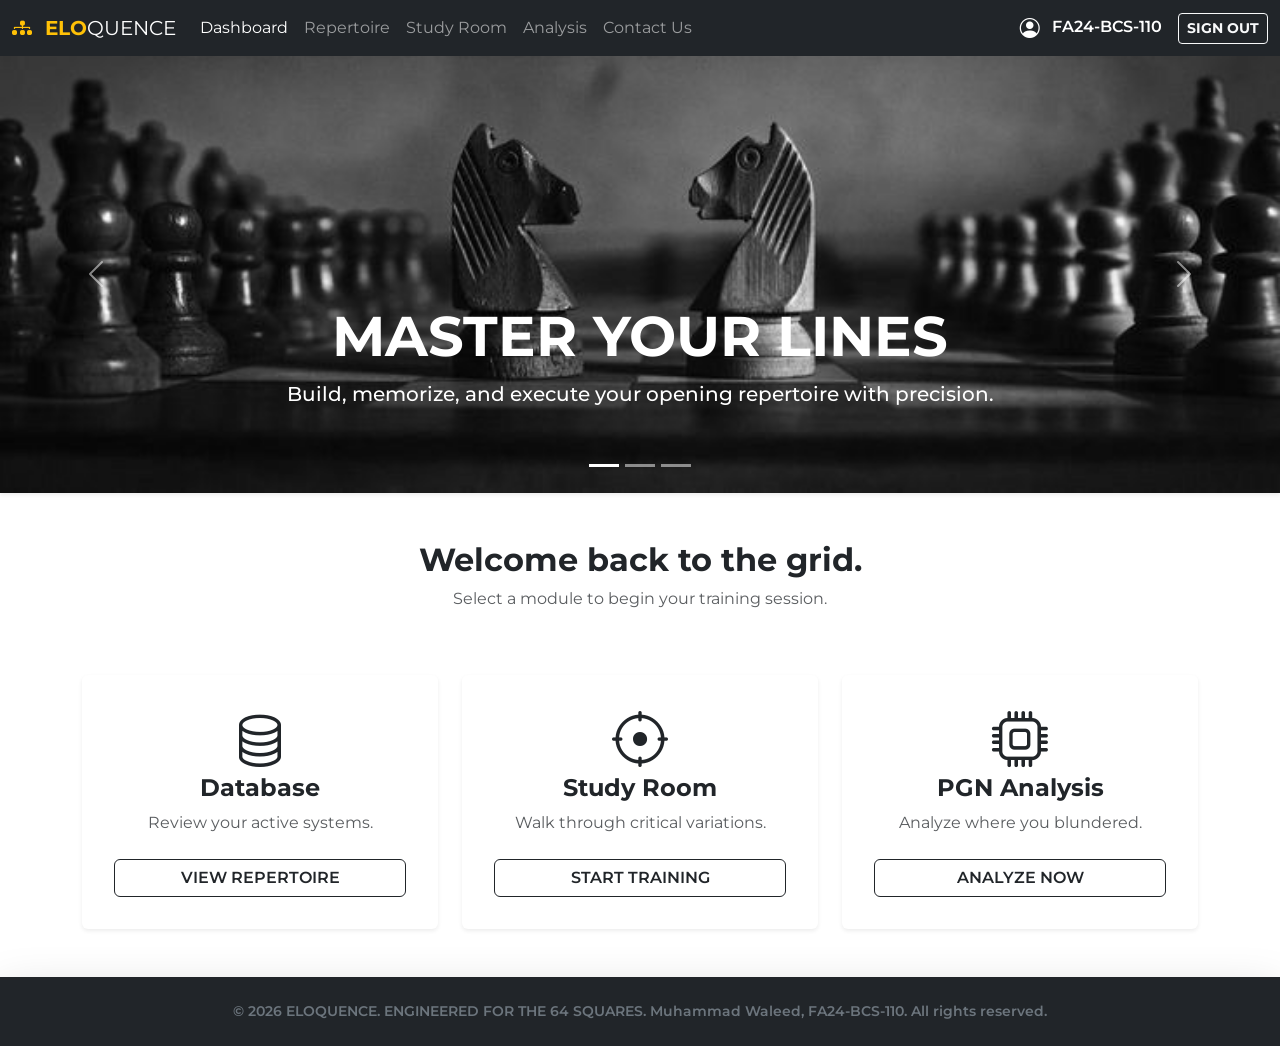
<file: index.html>
<!doctype html>
<html lang="en">
  <head>
    <meta charset="UTF-8" />
    <meta name="viewport" content="width=device-width, initial-scale=1.0" />
    <title>Eloquence | Master Your Repertoire</title>

    <link
      href="https://cdn.jsdelivr.net/npm/bootstrap@5.3.2/dist/css/bootstrap.min.css"
      rel="stylesheet"
    />

    <link
      rel="stylesheet"
      href="https://cdn.jsdelivr.net/npm/bootstrap-icons@1.11.1/font/bootstrap-icons.css"
    />

    <link rel="preconnect" href="https://fonts.googleapis.com" />
    <link rel="preconnect" href="https://fonts.gstatic.com" crossorigin />
    <link
      href="https://fonts.googleapis.com/css2?family=Montserrat:wght@300;400;600;700&display=swap"
      rel="stylesheet"
    />

    <link rel="stylesheet" href="style.css" />
  </head>

  <body class="d-flex flex-column">
    <nav class="navbar navbar-expand-lg navbar-dark bg-dark sticky-top">
      <div class="container-fluid">
        <a class="navbar-brand text-uppercase" href="index.html">
          <i class="bi bi-diagram-3-fill text-warning me-2"></i>
          <span class="text-warning fw-bold">ELO</span>QUENCE
        </a>
        <button
          class="navbar-toggler"
          type="button"
          data-bs-toggle="collapse"
          data-bs-target="#navbarSupportedContent"
          aria-controls="navbarSupportedContent"
          aria-expanded="false"
          aria-label="Toggle navigation"
        >
          <span class="navbar-toggler-icon"></span>
        </button>
        <div class="collapse navbar-collapse" id="navbarSupportedContent">
          <ul class="navbar-nav me-auto mb-2 mb-lg-0">
            <li class="nav-item">
              <a class="nav-link active" aria-current="page" href="index.html"
                >Dashboard</a
              >
            </li>
            <li class="nav-item">
              <a class="nav-link" href="repertoire.html">Repertoire</a>
            </li>
            <li class="nav-item">
              <a class="nav-link" href="study.html">Study Room</a>
            </li>
            <li class="nav-item">
              <a class="nav-link" href="analysis.html">Analysis</a>
            </li>
            <li class="nav-item">
              <a class="nav-link" href="contact.html">Contact Us</a>
            </li>
          </ul>
          <div class="d-flex align-items-center">
            <a
              href="profile.html"
              class="text-white text-decoration-none fw-semibold"
            >
              <i class="bi bi-person-circle fs-5 me-2 align-middle"></i>
              FA24-BCS-110
            </a>
            <a
              href="login.html"
              class="btn btn-outline-light btn-sm ms-3 text-uppercase fw-bold"
              >Sign Out</a
            >
          </div>
        </div>
      </div>
    </nav>
    <header
      id="Carousel"
      class="carousel carousel-light slide shadow-sm"
      data-bs-ride="carousel"
    >
      <div class="carousel-indicators">
        <button
          type="button"
          data-bs-target="#Carousel"
          data-bs-slide-to="0"
          class="active"
          aria-current="true"
          aria-label="Slide 1"
        ></button>
        <button
          type="button"
          data-bs-target="#Carousel"
          data-bs-slide-to="1"
          aria-label="Slide 2"
        ></button>
        <button
          type="button"
          data-bs-target="#Carousel"
          data-bs-slide-to="2"
          aria-label="Slide 3"
        ></button>
      </div>

      <div class="carousel-inner">
        <div class="carousel-item active" data-bs-interval="5000">
          <img
            src="images\monitor.jfif"
            class="d-block w-100"
            alt="White Chess Pieces"
          />
          <div class="carousel-caption d-none d-md-block pb-5">
            <h1 class="display-4 fw-bold text-uppercase">Master Your Lines</h1>
            <p class="lead fw-medium">
              Build, memorize, and execute your opening repertoire with
              precision.
            </p>
          </div>
        </div>

        <div class="carousel-item" data-bs-interval="5000">
          <img
            src="images\monitor.jfif"
            class="d-block w-100"
            alt="Analysis Board"
          />
          <div class="carousel-caption d-none d-md-block pb-5">
            <h1 class="display-4 fw-bold text-uppercase">
              Engine Level Analysis
            </h1>
            <p class="lead fw-medium">
              Find the critical deviations in your over-the-board and online
              games.
            </p>
          </div>
        </div>

        <div class="carousel-item" data-bs-interval="5000">
          <img
            src="images\monitor.jfif"
            class="d-block w-100"
            alt="Tournament Hall"
          />
          <div class="carousel-caption d-none d-md-block pb-5">
            <h1 class="display-4 fw-bold text-uppercase">
              Track Your Progress
            </h1>
            <p class="lead fw-medium">
              Monitor your win rates and push toward your rating goals.
            </p>
          </div>
        </div>
      </div>

      <button
        class="carousel-control-prev"
        type="button"
        data-bs-target="#Carousel"
        data-bs-slide="prev"
      >
        <span class="carousel-control-prev-icon" aria-hidden="true"></span>
        <span class="visually-hidden">Previous</span>
      </button>
      <button
        class="carousel-control-next"
        type="button"
        data-bs-target="#Carousel"
        data-bs-slide="next"
      >
        <span class="carousel-control-next-icon" aria-hidden="true"></span>
        <span class="visually-hidden">Next</span>
      </button>
    </header>
    <main class="container my-5">
      <div class="row mb-5 text-center">
        <div class="col">
          <h2 class="fw-bold">Welcome back to the grid.</h2>
          <p class="text-muted">
            Select a module to begin your training session.
          </p>
        </div>
      </div>

      <div class="row g-4">
        <div class="col-md-4">
          <div class="card h-100 border-0 shadow-sm text-center p-3">
            <div class="card-body">
              <i class="bi bi-database display-4 text-dark mb-3"></i>
              <h4 class="card-title fw-bold">Database</h4>
              <p class="card-text text-muted mb-4">
                Review your active systems.
              </p>
              <a
                href="repertoire.html"
                class="btn btn-outline-dark w-100 text-uppercase fw-semibold"
                >View Repertoire</a
              >
            </div>
          </div>
        </div>

        <div class="col-md-4">
          <div class="card h-100 border-0 shadow-sm text-center p-3">
            <div class="card-body">
              <i class="bi bi-crosshair display-4 text-dark mb-3"></i>
              <h4 class="card-title fw-bold">Study Room</h4>
              <p class="card-text text-muted mb-4">
                Walk through critical variations.
              </p>
              <a
                href="study.html"
                class="btn btn-outline-dark w-100 text-uppercase fw-semibold"
                >Start Training</a
              >
            </div>
          </div>
        </div>

        <div class="col-md-4">
          <div class="card h-100 border-0 shadow-sm text-center p-3">
            <div class="card-body">
              <i class="bi bi-cpu display-4 text-dark mb-3"></i>
              <h4 class="card-title fw-bold">PGN Analysis</h4>
              <p class="card-text text-muted mb-4">
                Analyze where you blundered.
              </p>
              <a
                href="analysis.html"
                class="btn btn-outline-dark w-100 text-uppercase fw-semibold"
                >Analyze Now</a
              >
            </div>
          </div>
        </div>
      </div>
    </main>

    <footer class="bg-dark text-secondary text-center py-4 mt-auto shadow-lg">
      <div class="container">
        <p class="mb-0 small fw-semibold">
          &copy; 2026 ELOQUENCE. ENGINEERED FOR THE 64 SQUARES. Muhammad Waleed,
          FA24-BCS-110. All rights reserved.
        </p>
      </div>
    </footer>
    <script src="https://cdn.jsdelivr.net/npm/bootstrap@5.3.2/dist/js/bootstrap.bundle.min.js"></script>
  </body>
</html>
</file>
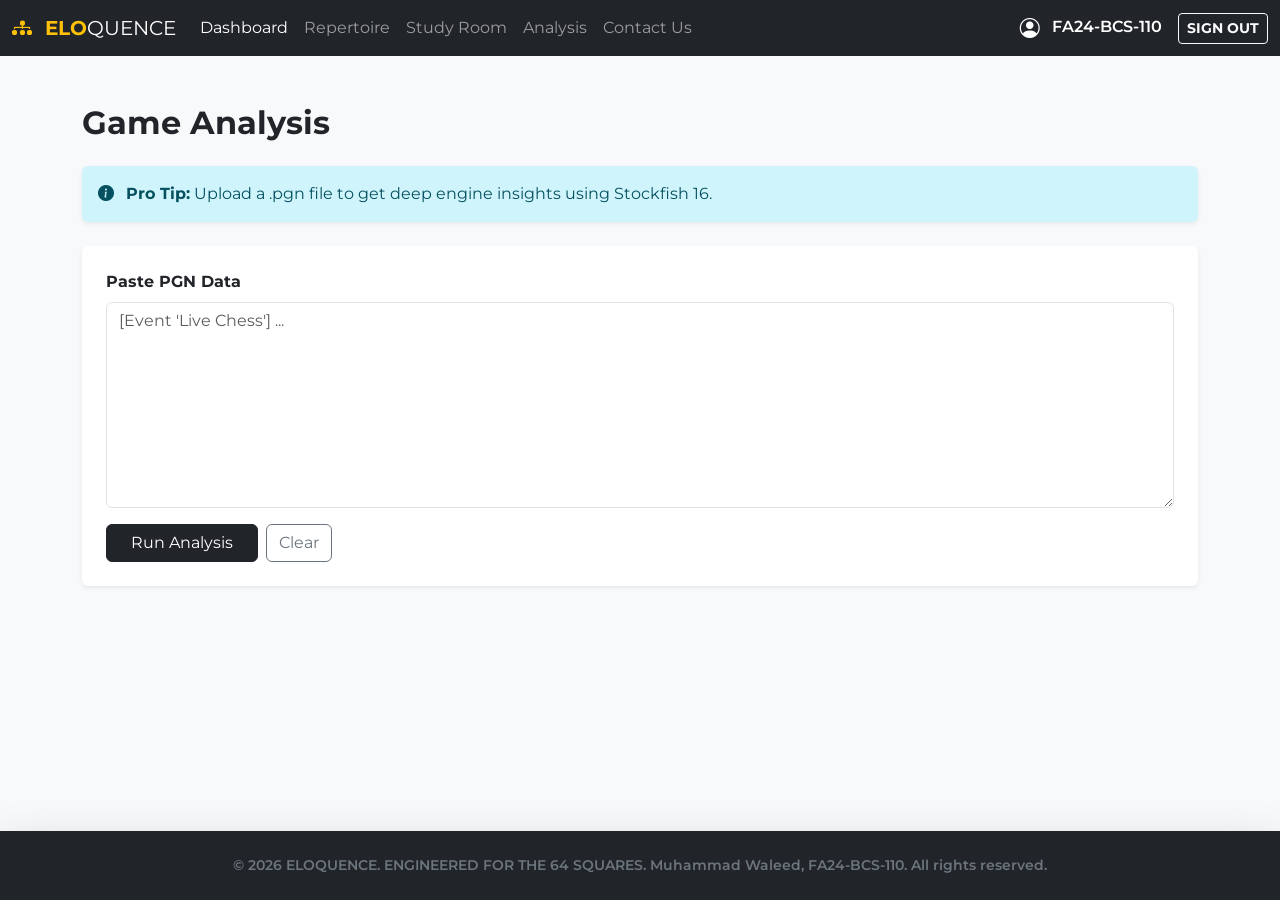
<file: analysis.html>
<!doctype html>
<html lang="en">
  <head>
    <meta charset="UTF-8" />
    <meta name="viewport" content="width=device-width, initial-scale=1.0" />
    <title>Analysis | Eloquence</title>
    <link
      href="https://cdn.jsdelivr.net/npm/bootstrap@5.3.2/dist/css/bootstrap.min.css"
      rel="stylesheet"
    />
    <link
      rel="stylesheet"
      href="https://cdn.jsdelivr.net/npm/bootstrap-icons@1.11.1/font/bootstrap-icons.css"
    />
    <link
      href="https://fonts.googleapis.com/css2?family=Montserrat:wght@300;400;600;700&display=swap"
      rel="stylesheet"
    />
    <link rel="stylesheet" href="style.css" />
  </head>
  <body class="bg-light d-flex flex-column">
    <nav class="navbar navbar-expand-lg navbar-dark bg-dark sticky-top">
      <div class="container-fluid">
        <a class="navbar-brand text-uppercase" href="index.html">
          <i class="bi bi-diagram-3-fill text-warning me-2"></i>
          <span class="text-warning fw-bold">ELO</span>QUENCE
        </a>
        <button
          class="navbar-toggler"
          type="button"
          data-bs-toggle="collapse"
          data-bs-target="#navbarSupportedContent"
          aria-controls="navbarSupportedContent"
          aria-expanded="false"
          aria-label="Toggle navigation"
        >
          <span class="navbar-toggler-icon"></span>
        </button>
        <div class="collapse navbar-collapse" id="navbarSupportedContent">
          <ul class="navbar-nav me-auto mb-2 mb-lg-0">
            <li class="nav-item">
              <a class="nav-link active" aria-current="page" href="index.html"
                >Dashboard</a
              >
            </li>
            <li class="nav-item">
              <a class="nav-link" href="repertoire.html">Repertoire</a>
            </li>
            <li class="nav-item">
              <a class="nav-link" href="study.html">Study Room</a>
            </li>
            <li class="nav-item">
              <a class="nav-link" href="analysis.html">Analysis</a>
            </li>
            <li class="nav-item">
              <a class="nav-link" href="contact.html">Contact Us</a>
            </li>
          </ul>
          <div class="d-flex align-items-center">
            <a
              href="profile.html"
              class="text-white text-decoration-none fw-semibold"
            >
              <i class="bi bi-person-circle fs-5 me-2 align-middle"></i>
              FA24-BCS-110
            </a>
            <a
              href="login.html"
              class="btn btn-outline-light btn-sm ms-3 text-uppercase fw-bold"
              >Sign Out</a
            >
          </div>
        </div>
      </div>
    </nav>
    <main class="container my-5">
      <h2 class="fw-bold mb-4">Game Analysis</h2>

      <div class="alert alert-info border-0 shadow-sm mb-4" role="alert">
        <i class="bi bi-info-circle-fill me-2"></i>
        <strong>Pro Tip:</strong> Upload a .pgn file to get deep engine insights
        using Stockfish 16.
      </div>

      <div class="card border-0 shadow-sm p-4">
        <label class="form-label fw-bold">Paste PGN Data</label>
        <textarea
          class="form-control mb-3"
          rows="8"
          placeholder="[Event 'Live Chess'] ..."
        ></textarea>
        <div class="d-flex gap-2">
          <button class="btn btn-dark px-4">Run Analysis</button>
          <button class="btn btn-outline-secondary">Clear</button>
        </div>
      </div>
    </main>
    <footer class="bg-dark text-secondary text-center py-4 mt-auto shadow-lg">
      <div class="container">
        <p class="mb-0 small fw-semibold">
          &copy; 2026 ELOQUENCE. ENGINEERED FOR THE 64 SQUARES. Muhammad Waleed,
          FA24-BCS-110. All rights reserved.
        </p>
      </div>
    </footer>
    <script src="https://cdn.jsdelivr.net/npm/bootstrap@5.3.2/dist/js/bootstrap.bundle.min.js"></script>
  </body>
</html>
</file>
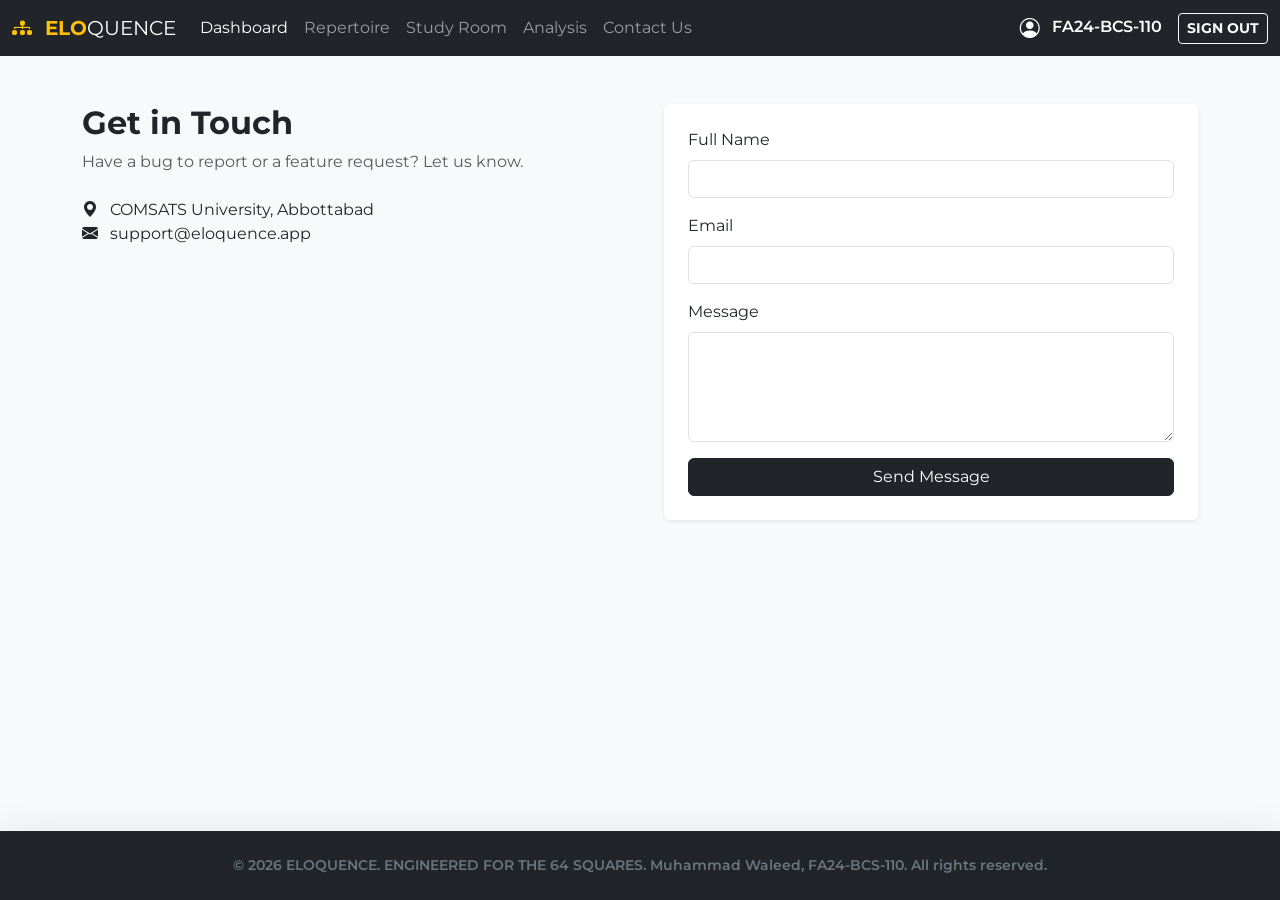
<file: contact.html>
<!doctype html>
<html lang="en">
  <head>
    <meta charset="UTF-8" />
    <meta name="viewport" content="width=device-width, initial-scale=1.0" />
    <title>Contact | Eloquence</title>
    <link
      href="https://cdn.jsdelivr.net/npm/bootstrap@5.3.2/dist/css/bootstrap.min.css"
      rel="stylesheet"
    />
    <link
      rel="stylesheet"
      href="https://cdn.jsdelivr.net/npm/bootstrap-icons@1.11.1/font/bootstrap-icons.css"
    />
    <link
      href="https://fonts.googleapis.com/css2?family=Montserrat:wght@300;400;600;700&display=swap"
      rel="stylesheet"
    />
    <link rel="stylesheet" href="style.css" />
  </head>
  <body class="bg-light d-flex flex-column">
    <nav class="navbar navbar-expand-lg navbar-dark bg-dark sticky-top">
      <div class="container-fluid">
        <a class="navbar-brand text-uppercase" href="index.html">
          <i class="bi bi-diagram-3-fill text-warning me-2"></i>
          <span class="text-warning fw-bold">ELO</span>QUENCE
        </a>
        <button
          class="navbar-toggler"
          type="button"
          data-bs-toggle="collapse"
          data-bs-target="#navbarSupportedContent"
          aria-controls="navbarSupportedContent"
          aria-expanded="false"
          aria-label="Toggle navigation"
        >
          <span class="navbar-toggler-icon"></span>
        </button>
        <div class="collapse navbar-collapse" id="navbarSupportedContent">
          <ul class="navbar-nav me-auto mb-2 mb-lg-0">
            <li class="nav-item">
              <a class="nav-link active" aria-current="page" href="index.html"
                >Dashboard</a
              >
            </li>
            <li class="nav-item">
              <a class="nav-link" href="repertoire.html">Repertoire</a>
            </li>
            <li class="nav-item">
              <a class="nav-link" href="study.html">Study Room</a>
            </li>
            <li class="nav-item">
              <a class="nav-link" href="analysis.html">Analysis</a>
            </li>
            <li class="nav-item">
              <a class="nav-link" href="contact.html">Contact Us</a>
            </li>
          </ul>
          <div class="d-flex align-items-center">
            <a
              href="profile.html"
              class="text-white text-decoration-none fw-semibold"
            >
              <i class="bi bi-person-circle fs-5 me-2 align-middle"></i>
              FA24-BCS-110
            </a>
            <a
              href="login.html"
              class="btn btn-outline-light btn-sm ms-3 text-uppercase fw-bold"
              >Sign Out</a
            >
          </div>
        </div>
      </div>
    </nav>
    <main class="container my-5">
      <div class="row g-5">
        <div class="col-md-6">
          <h2 class="fw-bold">Get in Touch</h2>
          <p class="text-muted">
            Have a bug to report or a feature request? Let us know.
          </p>
          <ul class="list-unstyled mt-4">
            <li>
              <i class="bi bi-geo-alt-fill me-2"></i> COMSATS University,
              Abbottabad
            </li>
            <li>
              <i class="bi bi-envelope-fill me-2"></i> support@eloquence.app
            </li>
          </ul>
        </div>
        <div class="col-md-6">
          <div class="card border-0 shadow-sm p-4">
            <form>
              <div class="mb-3">
                <label class="form-label">Full Name</label
                ><input type="text" class="form-control" />
              </div>
              <div class="mb-3">
                <label class="form-label">Email</label
                ><input type="email" class="form-control" />
              </div>
              <div class="mb-3">
                <label class="form-label">Message</label
                ><textarea class="form-control" rows="4"></textarea>
              </div>
              <button type="submit" class="btn btn-dark w-100">
                Send Message
              </button>
            </form>
          </div>
        </div>
      </div>
    </main>
    <footer class="bg-dark text-secondary text-center py-4 mt-auto shadow-lg">
      <div class="container">
        <p class="mb-0 small fw-semibold">
          &copy; 2026 ELOQUENCE. ENGINEERED FOR THE 64 SQUARES. Muhammad Waleed,
          FA24-BCS-110. All rights reserved.
        </p>
      </div>
    </footer>
    <script src="https://cdn.jsdelivr.net/npm/bootstrap@5.3.2/dist/js/bootstrap.bundle.min.js"></script>
  </body>
</html>
</file>
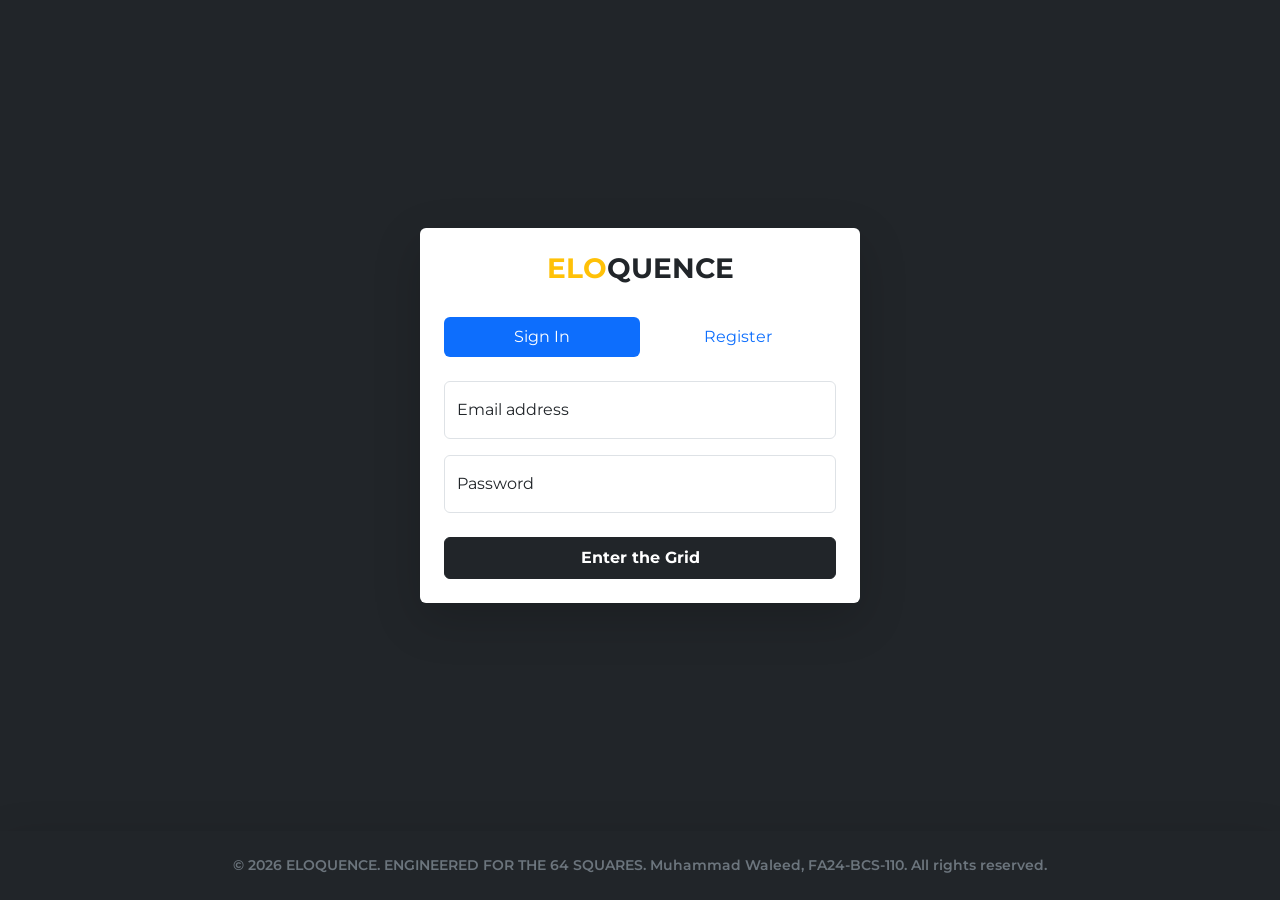
<file: login.html>
<!doctype html>
<html lang="en">
  <head>
    <meta charset="UTF-8" />
    <meta name="viewport" content="width=device-width, initial-scale=1.0" />
    <title>Login | Eloquence</title>
    <link
      href="https://cdn.jsdelivr.net/npm/bootstrap@5.3.2/dist/css/bootstrap.min.css"
      rel="stylesheet"
    />
    <link
      rel="stylesheet"
      href="https://cdn.jsdelivr.net/npm/bootstrap-icons@1.11.1/font/bootstrap-icons.css"
    />
    <link
      href="https://fonts.googleapis.com/css2?family=Montserrat:wght@300;400;600;700&display=swap"
      rel="stylesheet"
    />
    <link rel="stylesheet" href="style.css" />
  </head>
  <body class="bg-dark d-flex flex-column">
    <main class="container d-flex align-items-center justify-content-center py-5">
      <div
        class="card border-0 shadow-lg p-4"
        style="max-width: 440px; width: 100%"
      >
        <div class="text-center mb-4">
          <h3 class="fw-bold text-uppercase">
            <span class="text-warning">Elo</span>quence
          </h3>
        </div>

        <ul class="nav nav-pills nav-justified mb-4" id="loginTabs" role="tablist">
          <li class="nav-item" role="presentation">
            <button
              class="nav-link active"
              id="signin-tab"
              data-bs-toggle="pill"
              data-bs-target="#signIn"
              type="button"
              role="tab"
              aria-controls="signIn"
              aria-selected="true"
            >
              Sign In
            </button>
          </li>
          <li class="nav-item" role="presentation">
            <button
              class="nav-link"
              id="register-tab"
              data-bs-toggle="pill"
              data-bs-target="#register"
              type="button"
              role="tab"
              aria-controls="register"
              aria-selected="false"
            >
              Register
            </button>
          </li>
        </ul>

        <div class="tab-content">
          <div class="tab-pane fade show active" id="signIn" role="tabpanel" aria-labelledby="signin-tab" tabindex="0">
            <div class="form-floating mb-3">
              <input
                type="email"
                class="form-control"
                id="loginEmail"
                placeholder="name@example.com"
              /><label for="loginEmail">Email address</label>
            </div>
            <div class="form-floating mb-4">
              <input
                type="password"
                class="form-control"
                id="loginPass"
                placeholder="Password"
              /><label for="loginPass">Password</label>
            </div>
            <a href="index.html" class="btn btn-dark w-100 py-2 fw-bold">
              Enter the Grid
            </a>
          </div>

          <div class="tab-pane fade" id="register" role="tabpanel" aria-labelledby="register-tab" tabindex="0">
            <div class="form-floating mb-3">
              <input
                type="text"
                class="form-control"
                id="registerName"
                placeholder="Full Name"
              /><label for="registerName">Full Name</label>
            </div>
            <div class="form-floating mb-3">
              <input
                type="email"
                class="form-control"
                id="registerEmail"
                placeholder="name@example.com"
              /><label for="registerEmail">Email address</label>
            </div>
            <div class="form-floating mb-3">
              <input
                type="password"
                class="form-control"
                id="registerPass"
                placeholder="Password"
              /><label for="registerPass">Password</label>
            </div>
            <div class="form-floating mb-4">
              <input
                type="password"
                class="form-control"
                id="registerConfirm"
                placeholder="Confirm Password"
              /><label for="registerConfirm">Confirm Password</label>
            </div>
            <a href="index.html" class="btn btn-warning w-100 py-2 fw-bold text-uppercase">
              Create Account
            </a>
          </div>
        </div>
      </div>
    </main>
    <footer class="bg-dark text-secondary text-center py-4 mt-auto shadow-lg">
      <div class="container">
        <p class="mb-0 small fw-semibold">
          &copy; 2026 ELOQUENCE. ENGINEERED FOR THE 64 SQUARES. Muhammad Waleed,
          FA24-BCS-110. All rights reserved.
        </p>
      </div>
    </footer>
    <script src="https://cdn.jsdelivr.net/npm/bootstrap@5.3.2/dist/js/bootstrap.bundle.min.js"></script>
  </body>
</html>
</file>
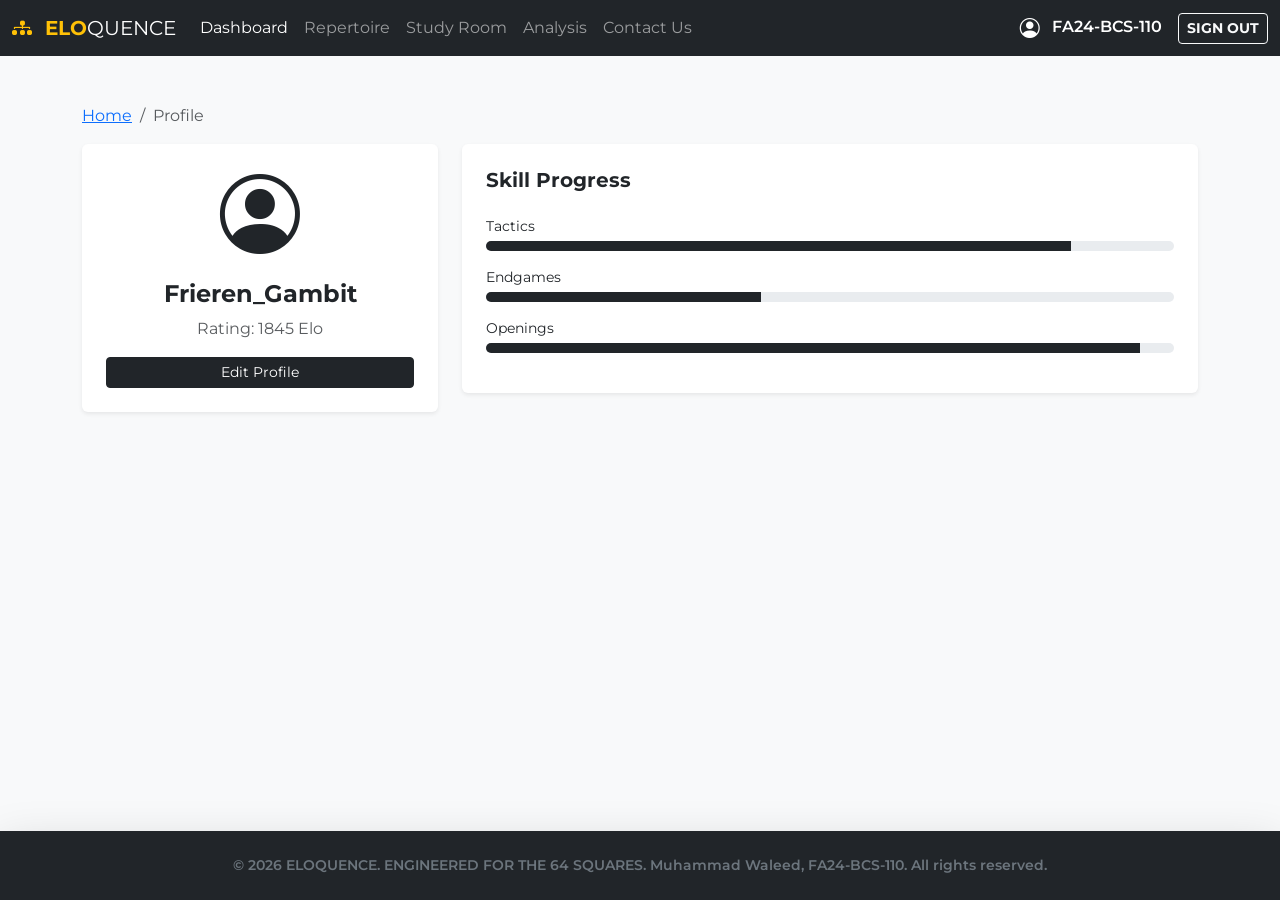
<file: profile.html>
<!doctype html>
<html lang="en">
  <head>
    <meta charset="UTF-8" />
    <meta name="viewport" content="width=device-width, initial-scale=1.0" />
    <title>Profile | Eloquence</title>
    <link
      href="https://cdn.jsdelivr.net/npm/bootstrap@5.3.2/dist/css/bootstrap.min.css"
      rel="stylesheet"
    />
    <link
      rel="stylesheet"
      href="https://cdn.jsdelivr.net/npm/bootstrap-icons@1.11.1/font/bootstrap-icons.css"
    />
    <link
      href="https://fonts.googleapis.com/css2?family=Montserrat:wght@300;400;600;700&display=swap"
      rel="stylesheet"
    />
    <link rel="stylesheet" href="style.css" />
  </head>
  <body class="bg-light d-flex flex-column">
    <nav class="navbar navbar-expand-lg navbar-dark bg-dark sticky-top">
      <div class="container-fluid">
        <a class="navbar-brand text-uppercase" href="index.html">
          <i class="bi bi-diagram-3-fill text-warning me-2"></i>
          <span class="text-warning fw-bold">ELO</span>QUENCE
        </a>
        <button
          class="navbar-toggler"
          type="button"
          data-bs-toggle="collapse"
          data-bs-target="#navbarSupportedContent"
          aria-controls="navbarSupportedContent"
          aria-expanded="false"
          aria-label="Toggle navigation"
        >
          <span class="navbar-toggler-icon"></span>
        </button>
        <div class="collapse navbar-collapse" id="navbarSupportedContent">
          <ul class="navbar-nav me-auto mb-2 mb-lg-0">
            <li class="nav-item">
              <a class="nav-link active" aria-current="page" href="index.html"
                >Dashboard</a
              >
            </li>
            <li class="nav-item">
              <a class="nav-link" href="repertoire.html">Repertoire</a>
            </li>
            <li class="nav-item">
              <a class="nav-link" href="study.html">Study Room</a>
            </li>
            <li class="nav-item">
              <a class="nav-link" href="analysis.html">Analysis</a>
            </li>
            <li class="nav-item">
              <a class="nav-link" href="contact.html">Contact Us</a>
            </li>
          </ul>
          <div class="d-flex align-items-center">
            <a
              href="profile.html"
              class="text-white text-decoration-none fw-semibold"
            >
              <i class="bi bi-person-circle fs-5 me-2 align-middle"></i>
              FA24-BCS-110
            </a>
            <a
              href="login.html"
              class="btn btn-outline-light btn-sm ms-3 text-uppercase fw-bold"
              >Sign Out</a
            >
          </div>
        </div>
      </div>
    </nav>
    <main class="container my-5">
      <nav aria-label="breadcrumb">
        <ol class="breadcrumb">
          <li class="breadcrumb-item"><a href="index.html">Home</a></li>
          <li class="breadcrumb-item active">Profile</li>
        </ol>
      </nav>

      <div class="row">
        <div class="col-lg-4 text-center">
          <div class="card border-0 shadow-sm p-4">
            <i class="bi bi-person-circle display-1 mb-3"></i>
            <h4 class="fw-bold">Frieren_Gambit</h4>
            <p class="text-muted">Rating: 1845 Elo</p>
            <button class="btn btn-sm btn-dark">Edit Profile</button>
          </div>
        </div>
        <div class="col-lg-8">
          <div class="card border-0 shadow-sm p-4">
            <h5 class="fw-bold mb-4">Skill Progress</h5>
            <p class="mb-1 small">Tactics</p>
            <div class="progress mb-3" style="height: 10px">
              <div class="progress-bar bg-dark" style="width: 85%"></div>
            </div>
            <p class="mb-1 small">Endgames</p>
            <div class="progress mb-3" style="height: 10px">
              <div class="progress-bar bg-dark" style="width: 40%"></div>
            </div>
            <p class="mb-1 small">Openings</p>
            <div class="progress mb-3" style="height: 10px">
              <div class="progress-bar bg-dark" style="width: 95%"></div>
            </div>
          </div>
        </div>
      </div>
    </main>
    <footer class="bg-dark text-secondary text-center py-4 mt-auto shadow-lg">
      <div class="container">
        <p class="mb-0 small fw-semibold">
          &copy; 2026 ELOQUENCE. ENGINEERED FOR THE 64 SQUARES. Muhammad Waleed,
          FA24-BCS-110. All rights reserved.
        </p>
      </div>
    </footer>
    <script src="https://cdn.jsdelivr.net/npm/bootstrap@5.3.2/dist/js/bootstrap.bundle.min.js"></script>
  </body>
</html>
</file>
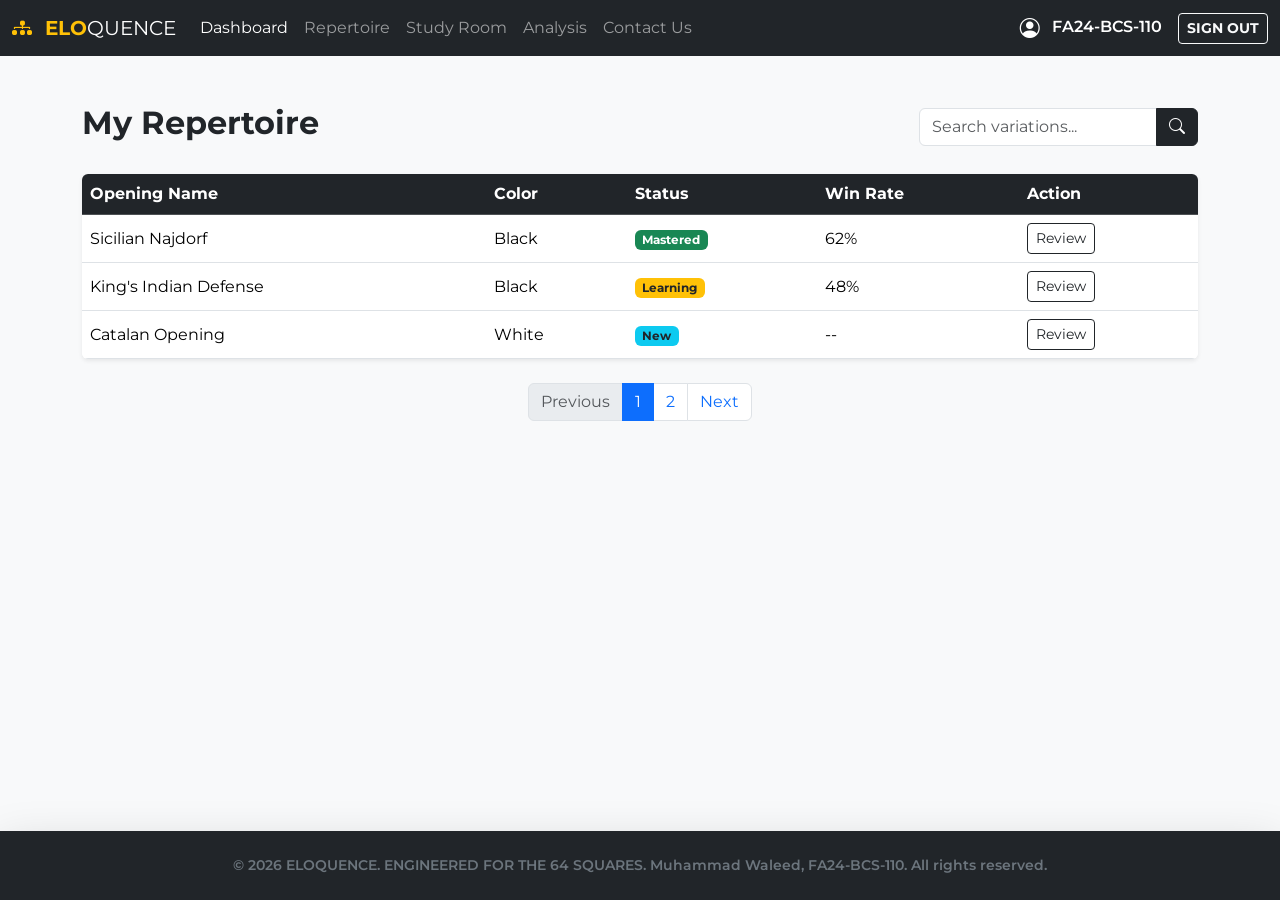
<file: repertoire.html>
<!doctype html>
<html lang="en">
  <head>
    <meta charset="UTF-8" />
    <meta name="viewport" content="width=device-width, initial-scale=1.0" />
    <title>Repertoire | Eloquence</title>
    <link
      href="https://cdn.jsdelivr.net/npm/bootstrap@5.3.2/dist/css/bootstrap.min.css"
      rel="stylesheet"
    />
    <link
      rel="stylesheet"
      href="https://cdn.jsdelivr.net/npm/bootstrap-icons@1.11.1/font/bootstrap-icons.css"
    />
    <link
      href="https://fonts.googleapis.com/css2?family=Montserrat:wght@300;400;600;700&display=swap"
      rel="stylesheet"
    />
    <link rel="stylesheet" href="style.css" />
  </head>
  <body class="bg-light d-flex flex-column">
    <nav class="navbar navbar-expand-lg navbar-dark bg-dark sticky-top">
      <div class="container-fluid">
        <a class="navbar-brand text-uppercase" href="index.html">
          <i class="bi bi-diagram-3-fill text-warning me-2"></i>
          <span class="text-warning fw-bold">ELO</span>QUENCE
        </a>
        <button
          class="navbar-toggler"
          type="button"
          data-bs-toggle="collapse"
          data-bs-target="#navbarSupportedContent"
          aria-controls="navbarSupportedContent"
          aria-expanded="false"
          aria-label="Toggle navigation"
        >
          <span class="navbar-toggler-icon"></span>
        </button>
        <div class="collapse navbar-collapse" id="navbarSupportedContent">
          <ul class="navbar-nav me-auto mb-2 mb-lg-0">
            <li class="nav-item">
              <a class="nav-link active" aria-current="page" href="index.html"
                >Dashboard</a
              >
            </li>
            <li class="nav-item">
              <a class="nav-link" href="repertoire.html">Repertoire</a>
            </li>
            <li class="nav-item">
              <a class="nav-link" href="study.html">Study Room</a>
            </li>
            <li class="nav-item">
              <a class="nav-link" href="analysis.html">Analysis</a>
            </li>
            <li class="nav-item">
              <a class="nav-link" href="contact.html">Contact Us</a>
            </li>
          </ul>
          <div class="d-flex align-items-center">
            <a
              href="profile.html"
              class="text-white text-decoration-none fw-semibold"
            >
              <i class="bi bi-person-circle fs-5 me-2 align-middle"></i>
              FA24-BCS-110
            </a>
            <a
              href="login.html"
              class="btn btn-outline-light btn-sm ms-3 text-uppercase fw-bold"
              >Sign Out</a
            >
          </div>
        </div>
      </div>
    </nav>

    <main class="container my-5">
      <div class="d-flex justify-content-between align-items-center mb-4">
        <h2 class="fw-bold">My Repertoire</h2>
        <div class="input-group w-25">
          <input
            type="text"
            class="form-control"
            placeholder="Search variations..."
          /><button class="btn btn-dark"><i class="bi bi-search"></i></button>
        </div>
      </div>

      <div class="table-responsive shadow-sm bg-white rounded">
        <table class="table table-hover align-middle mb-0">
          <thead class="table-dark">
            <tr>
              <th>Opening Name</th>
              <th>Color</th>
              <th>Status</th>
              <th>Win Rate</th>
              <th>Action</th>
            </tr>
          </thead>
          <tbody>
            <tr>
              <td>Sicilian Najdorf</td>
              <td>Black</td>
              <td><span class="badge bg-success">Mastered</span></td>
              <td>62%</td>
              <td>
                <button class="btn btn-sm btn-outline-dark">Review</button>
              </td>
            </tr>
            <tr>
              <td>King's Indian Defense</td>
              <td>Black</td>
              <td><span class="badge bg-warning text-dark">Learning</span></td>
              <td>48%</td>
              <td>
                <button class="btn btn-sm btn-outline-dark">Review</button>
              </td>
            </tr>
            <tr>
              <td>Catalan Opening</td>
              <td>White</td>
              <td><span class="badge bg-info text-dark">New</span></td>
              <td>--</td>
              <td>
                <button class="btn btn-sm btn-outline-dark">Review</button>
              </td>
            </tr>
          </tbody>
        </table>
      </div>

      <nav class="mt-4">
        <ul class="pagination justify-content-center">
          <li class="page-item disabled"><a class="page-link">Previous</a></li>
          <li class="page-item active"><a class="page-link" href="#">1</a></li>
          <li class="page-item"><a class="page-link" href="#">2</a></li>
          <li class="page-item"><a class="page-link" href="#">Next</a></li>
        </ul>
      </nav>
    </main>
    <footer class="bg-dark text-secondary text-center py-4 mt-auto shadow-lg">
      <div class="container">
        <p class="mb-0 small fw-semibold">
          &copy; 2026 ELOQUENCE. ENGINEERED FOR THE 64 SQUARES. Muhammad Waleed,
          FA24-BCS-110. All rights reserved.
        </p>
      </div>
    </footer>
    <script src="https://cdn.jsdelivr.net/npm/bootstrap@5.3.2/dist/js/bootstrap.bundle.min.js"></script>
  </body>
</html>
</file>
<file: style.css>
body {
  font-family: "Montserrat", sans-serif !important;
}
html,
body {
  height: 100%;
}
body {
  min-height: 100vh;
}
main {
  flex: 1 0 auto;
}
</file>
